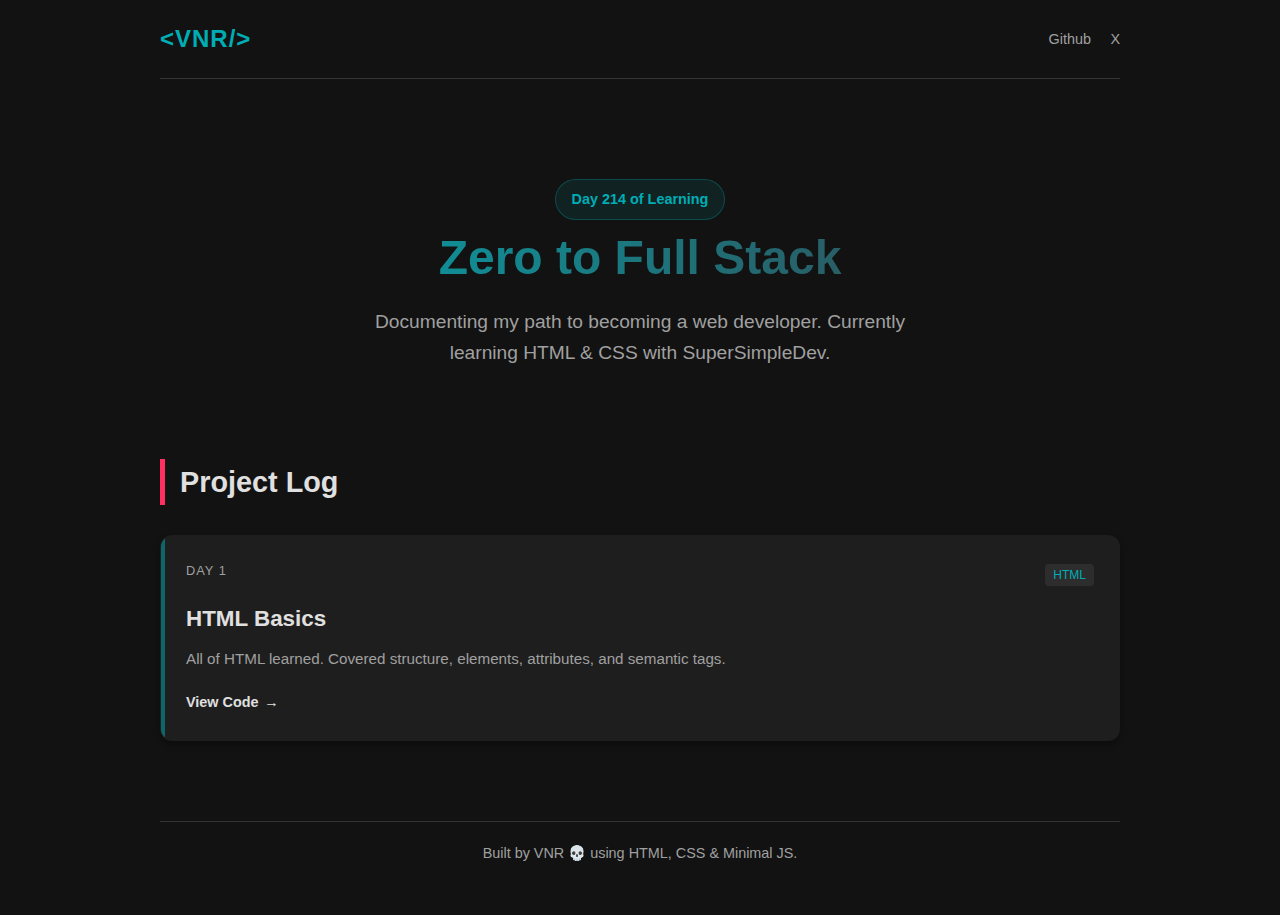
<file: index.html>
<!DOCTYPE html>
<html lang="en">
<head>
    <meta charset="UTF-8">
    <meta name="viewport" content="width=device-width, initial-scale=1.0">
    <title>VNR</title>
    <link rel="stylesheet" href="style.css">
</head>
<body>

    <div class="container">
        <!-- HEADER -->
        <header>
            <div class="logo">&lt;VNR/&gt;</div>
            <nav class="social-links">
                <!-- Replace # with your real links later -->
                <a href="https://github.com/vnr610" target="_blank">Github</a>
                <a href="https://x.com/vnr61055546" target="_blank">X</a>
            </nav>
        </header>

        <!-- HERO -->
        <section class="hero">
            <span class="status-badge" id="days-count">Day 1</span>
            <h1>Zero to Full Stack</h1>
            <p>Documenting my path to becoming a web developer. Currently learning HTML & CSS with SuperSimpleDev.</p>
        </section>

        <!-- TIMELINE GRID -->
        <h2 class="timeline-title">Project Log</h2>
        
        <div class="journey-grid" id="journey-grid">

            <!-- DAY 1: Start -->
            <article class="card">
                <div class="card-header">
                    <span class="day-tag">Day 1</span>
                    <div class="tech-stack">
                        <span>HTML</span>
                    </div>
                </div>
                <h3>HTML Basics</h3>
                <p>All of HTML learned. Covered structure, elements, attributes, and semantic tags.</p>
                <a href="#" class="card-link">View Code</a>
            </article>

            <!-- TEMPLATE CARD (Copy this to add more days!) -->
            <!-- 
            <article class="card">
                <div class="card-header">
                    <span class="day-tag">Day X</span>
                    <div class="tech-stack">
                        <span>Tech</span>
                    </div>
                </div>
                <h3>Title</h3>
                <p>Description</p>
                <a href="#" class="card-link">Link</a>
            </article> 
            -->

        </div>

        <!-- Load More Button -->
        <div class="load-more-container">
            <button id="load-more-btn" class="load-more-btn">Load More</button>
        </div>

        <footer>
            <p>Built by VNR 💀 using HTML, CSS & Minimal JS.</p>
        </footer>
    </div>

    <!-- JAVASCRIPT -->
    <script>
        // 1. Days Calculation
        const startDate = new Date('2025-12-22'); // CHANGE THIS TO YOUR START DATE
        const today = new Date();
        const timeDiff = today - startDate;
        const daysDiff = Math.floor(timeDiff / (1000 * 60 * 60 * 24));

        const dayCountElement = document.getElementById('days-count');
        if (daysDiff > 0) {
            dayCountElement.textContent = `Day ${daysDiff} of Learning`;
        } else {
            dayCountElement.textContent = "Day 1 of Learning";
        }

        // 2. Load More Logic
        const grid = document.getElementById('journey-grid');
        const loadBtn = document.getElementById('load-more-btn');
        const VISIBLE_LIMIT = 6;
        
        // Get all cards
        const allCards = grid.querySelectorAll('.card');

        // Logic to hide extra cards initially
        if (allCards.length > VISIBLE_LIMIT) {
            // Show the button
            loadBtn.style.display = 'inline-block';

            // Hide cards beyond the limit
            allCards.forEach((card, index) => {
                if (index >= VISIBLE_LIMIT) {
                    card.classList.add('hidden');
                }
            });
        }

        // Click handler for Load More
        loadBtn.addEventListener('click', () => {
            // Show all hidden cards
            const hiddenCards = grid.querySelectorAll('.card.hidden');
            hiddenCards.forEach(card => {
                card.classList.remove('hidden');
                // Optional: Add a little fade-in animation via JS or CSS class
                card.style.animation = 'fadeIn 0.5s ease-in'; 
            });

            // Hide the button after loading
            loadBtn.style.display = 'none';
        });

        console.log("Welcome to VNR Journey Site!");
    </script>
</body>
</html>
</file>
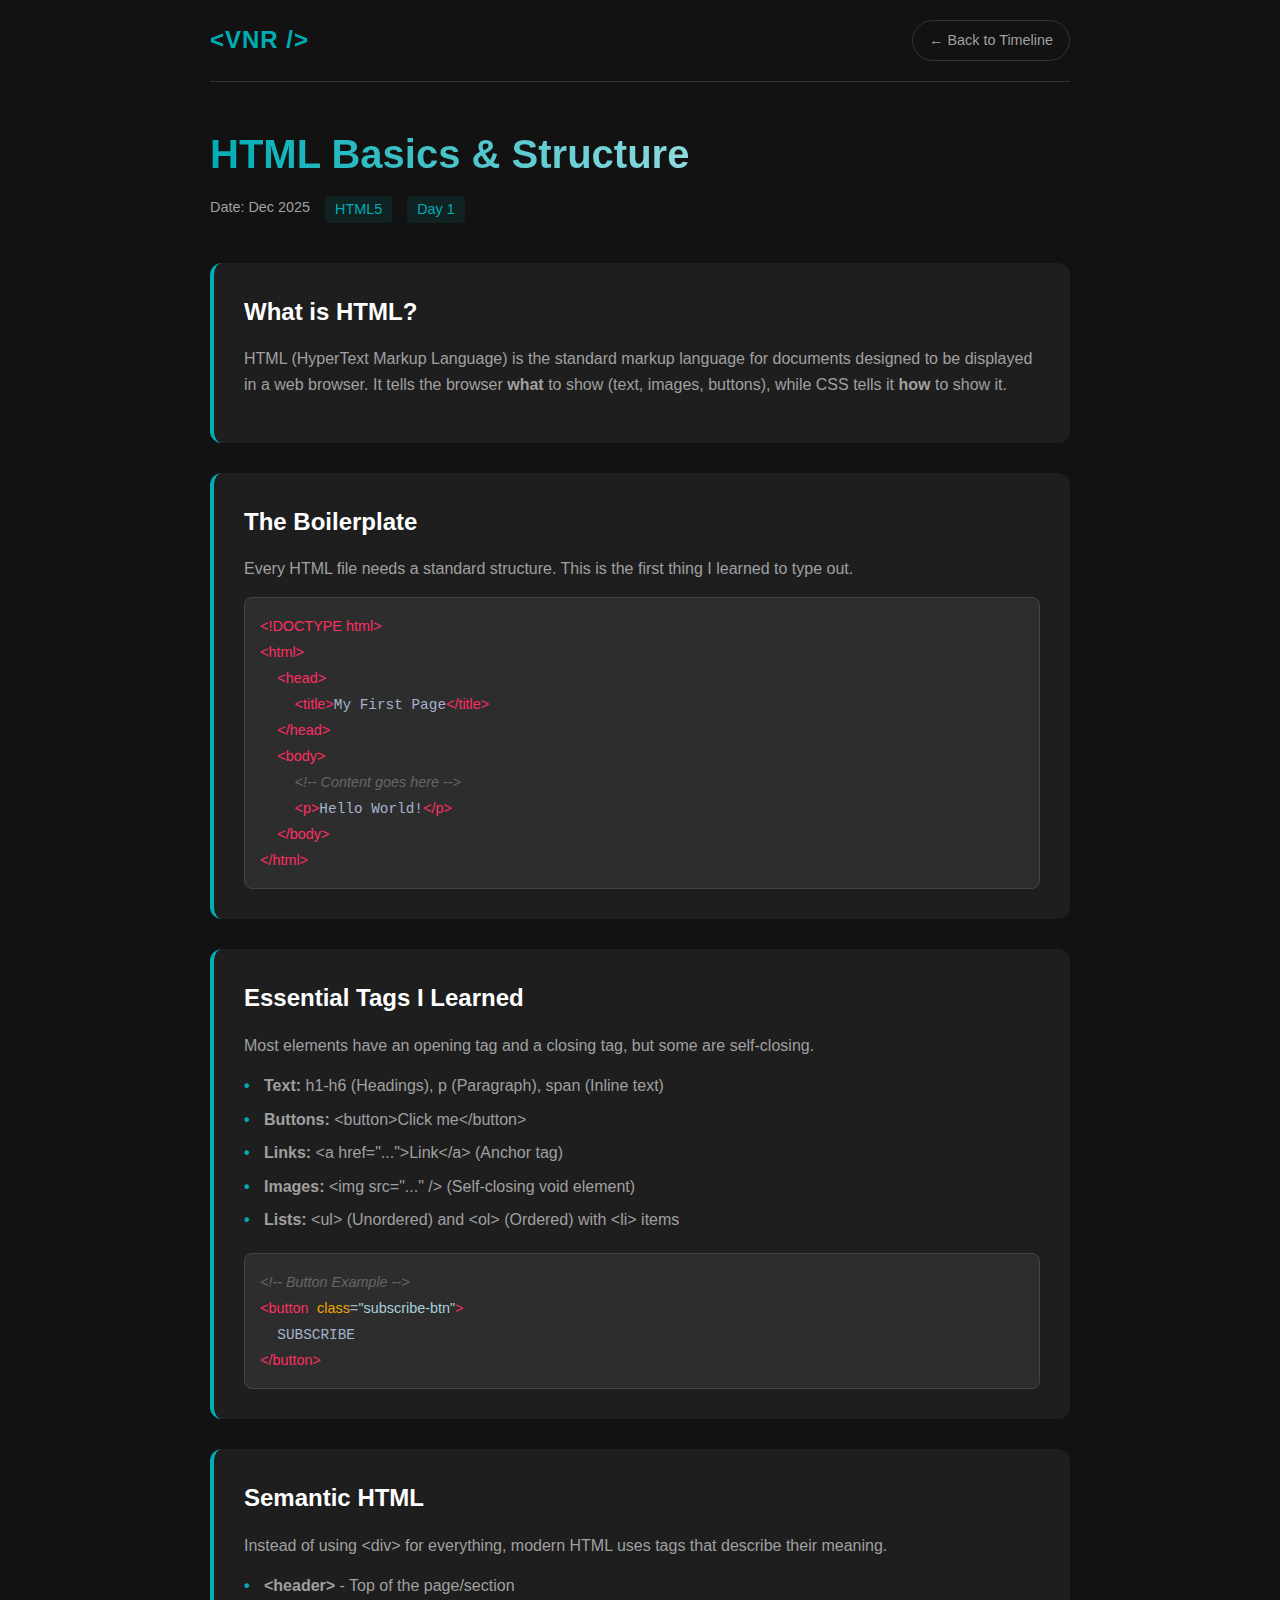
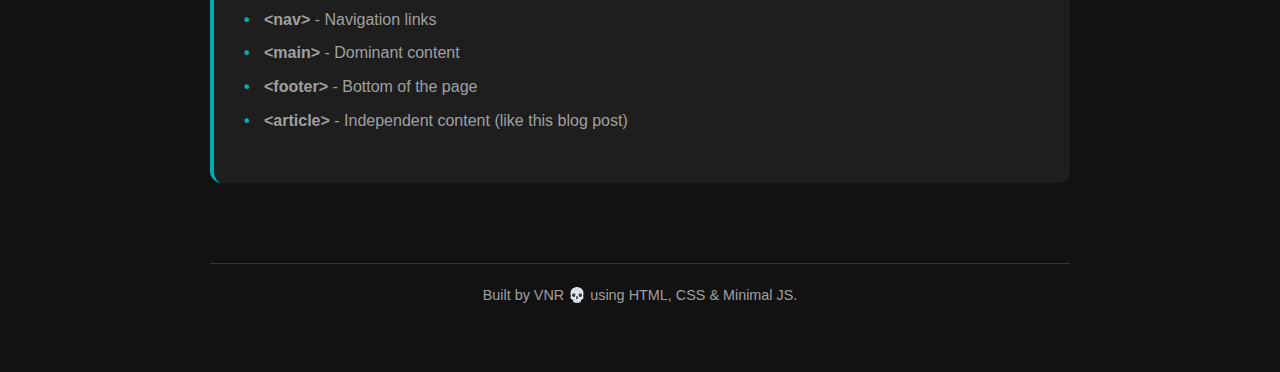
<file: Day 1/day1.html>
<!DOCTYPE html>
<html lang="en">

<head>
    <meta charset="UTF-8">
    <meta name="viewport" content="width=device-width, initial-scale=1.0">
    <title>Day 1: HTML Basics - VNR Journey</title>
    <link rel="stylesheet" href="../style.css">
    <link rel="stylesheet" href="../web_dev_journey.css">
</head>

<body>

    <div class="container">
        <!-- HEADER -->
        <header>
            <div class="logo">&lt;VNR /&gt;</div>
            <!-- Link back to your main file -->
            <a href="../index.html" class="back-btn">← Back to Timeline</a>
        </header>

        <!-- TITLE -->
        <h1 class="page-title">HTML Basics & Structure</h1>
        <div class="meta-info">
            <span>Date: Dec 2025</span>
            <span class="tag">HTML5</span>
            <span class="tag">Day 1</span>
        </div>

        <!-- INTRO -->
        <section>
            <h2>What is HTML?</h2>
            <p>HTML (HyperText Markup Language) is the standard markup language for documents designed to be displayed
                in a web browser. It tells the browser <strong>what</strong> to show (text, images, buttons), while CSS
                tells it <strong>how</strong> to show it.</p>
        </section>

        <!-- BOILERPLATE -->
        <section>
            <h2>The Boilerplate</h2>
            <p>Every HTML file needs a standard structure. This is the first thing I learned to type out.</p>
            <pre><code><span class="tag-name">&lt;!DOCTYPE html&gt;</span>
<span class="tag-name">&lt;html&gt;</span>
  <span class="tag-name">&lt;head&gt;</span>
    <span class="tag-name">&lt;title&gt;</span>My First Page<span class="tag-name">&lt;/title&gt;</span>
  <span class="tag-name">&lt;/head&gt;</span>
  <span class="tag-name">&lt;body&gt;</span>
    <span class="comment">&lt;!-- Content goes here --&gt;</span>
    <span class="tag-name">&lt;p&gt;</span>Hello World!<span class="tag-name">&lt;/p&gt;</span>
  <span class="tag-name">&lt;/body&gt;</span>
<span class="tag-name">&lt;/html&gt;</span></code></pre>
        </section>

        <!-- COMMON TAGS -->
        <section>
            <h2>Essential Tags I Learned</h2>
            <p>Most elements have an opening tag and a closing tag, but some are self-closing.</p>

            <ul>
                <li><strong>Text:</strong> h1-h6 (Headings), p (Paragraph), span (Inline text)</li>
                <li><strong>Buttons:</strong> &lt;button&gt;Click me&lt;/button&gt;</li>
                <li><strong>Links:</strong> &lt;a href="..."&gt;Link&lt;/a&gt; (Anchor tag)</li>
                <li><strong>Images:</strong> &lt;img src="..." /&gt; (Self-closing void element)</li>
                <li><strong>Lists:</strong> &lt;ul&gt; (Unordered) and &lt;ol&gt; (Ordered) with &lt;li&gt; items</li>
            </ul>

            <pre><code><span class="comment">&lt;!-- Button Example --&gt;</span>
<span class="tag-name">&lt;button</span> <span class="attr">class</span>=<span class="val">"subscribe-btn"</span><span class="tag-name">&gt;</span>
  SUBSCRIBE
<span class="tag-name">&lt;/button&gt;</span></code></pre>
        </section>

        <!-- SEMANTICS -->
        <section>
            <h2>Semantic HTML</h2>
            <p>Instead of using &lt;div&gt; for everything, modern HTML uses tags that describe their meaning.</p>
            <ul>
                <li><strong>&lt;header&gt;</strong> - Top of the page/section</li>
                <li><strong>&lt;nav&gt;</strong> - Navigation links</li>
                <li><strong>&lt;main&gt;</strong> - Dominant content</li>
                <li><strong>&lt;footer&gt;</strong> - Bottom of the page</li>
                <li><strong>&lt;article&gt;</strong> - Independent content (like this blog post)</li>
            </ul>
        </section>
        <!-- FOOTER ADDED -->
        <footer>
            <p>Built by VNR 💀 using HTML, CSS & Minimal JS.</p>
        </footer>

    </div>
    <!-- JAVASCRIPT FOR DATE -->
    <script>
        // Get current date
        const now = new Date();
        const options = { year: 'numeric', month: 'short', day: 'numeric' };

        // Format: Dec 22, 2025
        document.getElementById('dynamic-date').textContent = now.toLocaleDateString('en-US', options);
    </script>
</body>

</html>
</file>
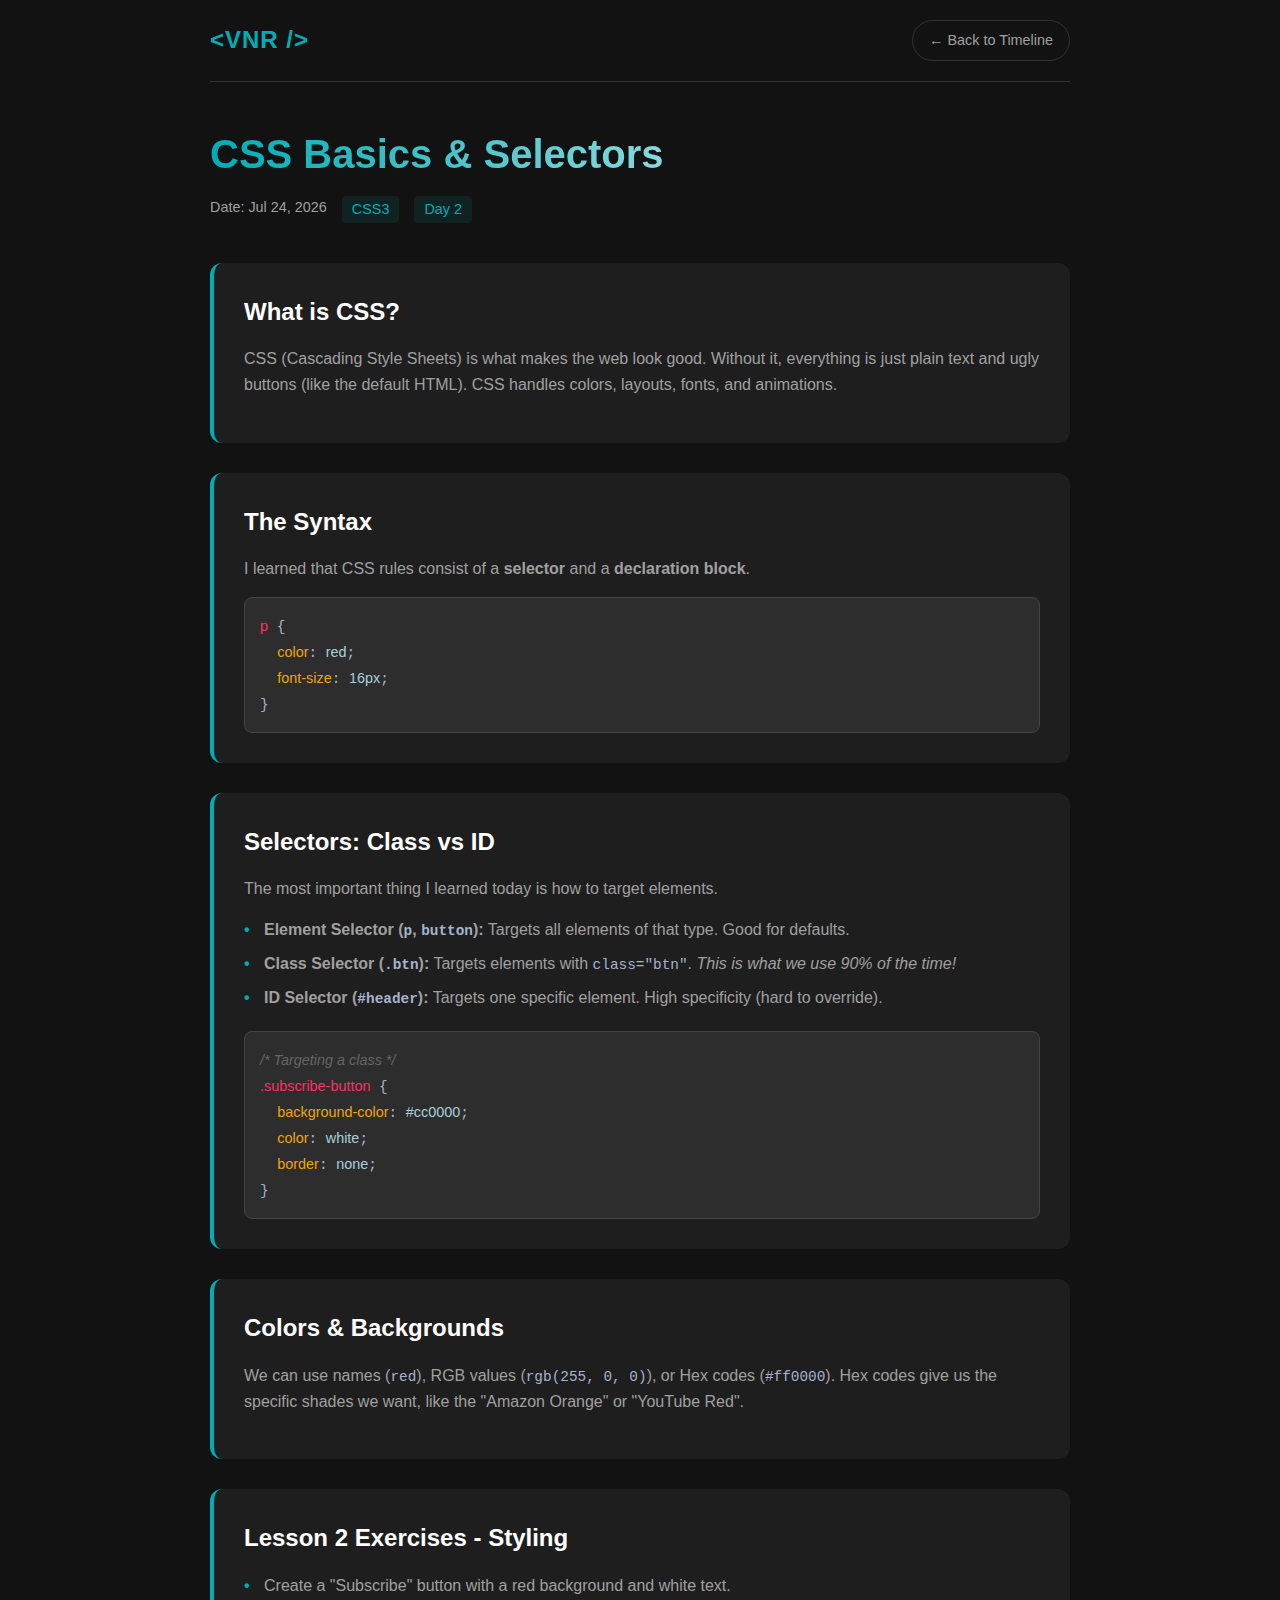
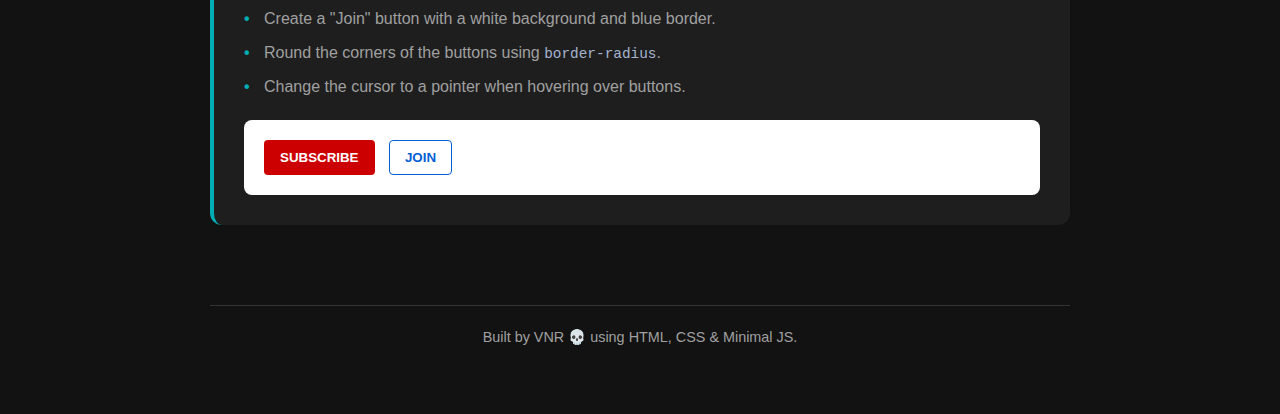
<file: Day2/post1.html>
<!DOCTYPE html>
<html lang="en">

<head>
  <meta charset="UTF-8">
  <meta name="viewport" content="width=device-width, initial-scale=1.0">
  <title>Day 2: CSS Basics - VNR Journey</title>
  <!-- Keeping your folder structure links -->
  <link rel="stylesheet" href="../Style/style.css">
  <link rel="stylesheet" href="../Style/web_dev_journey.css">
</head>

<body>
  <div class="container">
    <!-- HEADER -->
    <header>
      <div class="logo">&lt;VNR /&gt;</div>
      <!-- Link back to your main file -->
      <a href="../index.html" class="back-btn">← Back to Timeline</a>
    </header>

    <!-- TITLE -->
    <h1 class="page-title">CSS Basics & Selectors</h1>
    <div class="meta-info">
      <!-- Dynamic Date Span -->
      <span>Date: <span id="dynamic-date">...</span></span>
      <span class="tag">CSS3</span>
      <span class="tag">Day 2</span>
    </div>

    <!-- INTRO -->
    <section>
      <h2>What is CSS?</h2>
      <p>CSS (Cascading Style Sheets) is what makes the web look good. Without it, everything is just plain text and ugly buttons (like the default HTML). CSS handles colors, layouts, fonts, and animations.</p>
    </section>

    <!-- SYNTAX -->
    <section>
      <h2>The Syntax</h2>
      <p>I learned that CSS rules consist of a <strong>selector</strong> and a <strong>declaration block</strong>.</p>
      <pre><code><span class="tag-name">p</span> {
  <span class="attr">color</span>: <span class="val">red</span>;
  <span class="attr">font-size</span>: <span class="val">16px</span>;
}</code></pre>
    </section>

    <!-- SELECTORS -->
    <section>
      <h2>Selectors: Class vs ID</h2>
      <p>The most important thing I learned today is how to target elements.</p>
      <ul>
        <li><strong>Element Selector (<code>p</code>, <code>button</code>):</strong> Targets all elements of that type. Good for defaults.</li>
        <li><strong>Class Selector (<code>.btn</code>):</strong> Targets elements with <code>class="btn"</code>. <em>This is what we use 90% of the time!</em></li>
        <li><strong>ID Selector (<code>#header</code>):</strong> Targets one specific element. High specificity (hard to override).</li>
      </ul>

      <pre><code><span class="comment">/* Targeting a class */</span>
<span class="tag-name">.subscribe-button</span> {
  <span class="attr">background-color</span>: <span class="val">#cc0000</span>;
  <span class="attr">color</span>: <span class="val">white</span>;
  <span class="attr">border</span>: <span class="val">none</span>;
}</code></pre>
    </section>

    <!-- COLORS -->
    <section>
      <h2>Colors & Backgrounds</h2>
      
      <p>We can use names (<code>red</code>), RGB values (<code>rgb(255, 0, 0)</code>), or Hex codes (<code>#ff0000</code>). Hex codes give us the specific shades we want, like the "Amazon Orange" or "YouTube Red".</p>
    </section>

    <!-- EXERCISES -->
    <section>
      <h2>Lesson 2 Exercises - Styling</h2>
      <ul>
        <li>Create a "Subscribe" button with a red background and white text.</li>
        <li>Create a "Join" button with a white background and blue border.</li>
        <li>Round the corners of the buttons using <code>border-radius</code>.</li>
        <li>Change the cursor to a pointer when hovering over buttons.</li>
      </ul>

      <div style="margin-top: 20px; padding: 20px; background: #fff; border-radius: 8px;">
        <!-- Exercise output visualization -->
        <button style="background-color: #cc0000; color: white; padding: 10px 16px; border: none; border-radius: 4px; cursor: pointer; margin-right: 10px; font-weight: bold;">SUBSCRIBE</button>
        
        <button style="background-color: white; color: #065fd4; padding: 9px 15px; border: 1px solid #065fd4; border-radius: 4px; cursor: pointer; font-weight: bold;">JOIN</button>
      </div>
    </section>

    <!-- FOOTER -->
    <footer>
      <p>Built by VNR 💀 using HTML, CSS & Minimal JS.</p>
    </footer>

  </div>

  <!-- JAVASCRIPT FOR DATE -->
  <script>
    const now = new Date();
    const options = { year: 'numeric', month: 'short', day: 'numeric' };
    document.getElementById('dynamic-date').textContent = now.toLocaleDateString('en-US', options);
  </script>
</body>

</html>
</file>
<file: Style/web_dev_journey.css>
:root {
            --bg-color: #121212;
            --card-bg: #1e1e1e;
            --text-main: #e0e0e0;
            --text-secondary: #a0a0a0;
            --accent-primary: #00adb5;
            --accent-secondary: #ff2e63;
            --code-bg: #2d2d2d;
            --border-radius: 12px;
        }

        * {
            margin: 0;
            padding: 0;
            box-sizing: border-box;
            font-family: 'Segoe UI', Tahoma, Geneva, Verdana, sans-serif;
        }

        /* --- CUSTOM SCROLLBAR --- */
        ::-webkit-scrollbar { width: 12px; }
        ::-webkit-scrollbar-track { background: var(--bg-color); }
        ::-webkit-scrollbar-thumb {
            background-color: #333;
            border-radius: 6px;
            border: 3px solid var(--bg-color);
        }
        ::-webkit-scrollbar-thumb:hover { background-color: var(--accent-primary); }

        body {
            background-color: var(--bg-color);
            color: var(--text-main);
            line-height: 1.6;
            padding-bottom: 50px;
        }

        .container {
            max-width: 900px; /* Slightly narrower for reading */
            margin: 0 auto;
            padding: 0 20px;
        }

        a { text-decoration: none; color: inherit; }

        /* --- HEADER --- */
        header {
            display: flex;
            justify-content: space-between;
            align-items: center;
            padding: 20px 0;
            margin-bottom: 40px;
            border-bottom: 1px solid #333;
        }

        .logo {
            font-size: 1.5rem;
            font-weight: bold;
            color: var(--accent-primary);
            letter-spacing: 1px;
        }

        .back-btn {
            font-size: 0.9rem;
            color: var(--text-secondary);
            border: 1px solid #333;
            padding: 8px 16px;
            border-radius: 50px;
            transition: 0.3s;
        }

        .back-btn:hover {
            border-color: var(--accent-primary);
            color: var(--accent-primary);
        }

        /* --- CONTENT STYLES --- */
        .page-title {
            margin-bottom: 10px;
            font-size: 2.5rem;
            background: linear-gradient(90deg, var(--accent-primary), #fff);
            -webkit-background-clip: text;
            -webkit-text-fill-color: transparent;
        }

        .meta-info {
            color: var(--text-secondary);
            margin-bottom: 40px;
            display: flex;
            gap: 15px;
            font-size: 0.9rem;
        }

        .tag {
            background: rgba(0, 173, 181, 0.1);
            color: var(--accent-primary);
            padding: 2px 10px;
            border-radius: 4px;
        }

        section {
            background-color: var(--card-bg);
            padding: 30px;
            border-radius: var(--border-radius);
            margin-bottom: 30px;
            border-left: 4px solid var(--accent-primary);
        }

        h2 {
            margin-bottom: 15px;
            color: #fff;
            font-size: 1.5rem;
        }

        p {
            margin-bottom: 15px;
            color: var(--text-secondary);
        }

        ul {
            list-style: none;
            margin-bottom: 20px;
        }

        ul li {
            margin-bottom: 8px;
            color: var(--text-secondary);
            padding-left: 20px;
            position: relative;
        }

        ul li::before {
            content: '•';
            color: var(--accent-primary);
            position: absolute;
            left: 0;
            font-weight: bold;
        }

        /* --- CODE BLOCKS --- */
        pre {
            background-color: var(--code-bg);
            padding: 15px;
            border-radius: 8px;
            overflow-x: auto;
            margin-top: 15px;
            border: 1px solid #444;
        }

        code {
            font-family: 'Consolas', 'Courier New', monospace;
            color: #a5b3ce;
            font-size: 0.9rem;
        }

        /* Simple syntax highlighting colors */
        .tag-name { color: var(--accent-secondary); }
        .attr { color: #f0a500; }
        .val { color: #a8d0db; }
        .comment { color: #666; font-style: italic; }

        /* --- FOOTER --- */
        footer {
            text-align: center;
            margin-top: 80px;
            color: var(--text-secondary);
            font-size: 0.9rem;
            border-top: 1px solid #333;
            padding-top: 20px;
        }

        /* --- PRODUCT CARD --- */
        .product {
            background-color: var(--card-bg);
            padding: 20px;
            border-radius: var(--border-radius);
            margin-bottom: 30px;
            border-left: 4px solid var(--accent-primary);
        }
</file>
<file: style.css>
/* --- CSS VARIABLES & RESET --- */
        :root {
            --bg-color: #121212;
            --card-bg: #1e1e1e;
            --text-main: #e0e0e0;
            --text-secondary: #a0a0a0;
            --accent-primary: #00adb5; /* Teal/Cyan */
            --accent-secondary: #ff2e63; /* Pink/Red for highlights */
            --border-radius: 12px;
            --transition: all 0.3s cubic-bezier(0.25, 0.8, 0.25, 1);
        }

        * {
            margin: 0;
            padding: 0;
            box-sizing: border-box;
            font-family: 'Segoe UI', Tahoma, Geneva, Verdana, sans-serif;
        }

        /* --- CUSTOM SCROLLBAR --- */
        /* Works on Chrome, Edge, and Safari */
        ::-webkit-scrollbar {
            width: 12px;
        }

        ::-webkit-scrollbar-track {
            background: var(--bg-color);
        }

        ::-webkit-scrollbar-thumb {
            background-color: #333;
            border-radius: 6px;
            border: 3px solid var(--bg-color); /* Creates padding effect */
        }

        ::-webkit-scrollbar-thumb:hover {
            background-color: var(--accent-primary);
        }

        body {
            background-color: var(--bg-color);
            color: var(--text-main);
            line-height: 1.6;
            padding-bottom: 50px;
        }

        /* --- LAYOUT UTILITIES --- */
        .container {
            max-width: 1000px;
            margin: 0 auto;
            padding: 0 20px;
        }

        a { text-decoration: none; color: inherit; }
        ul { list-style: none; }

        /* --- HEADER (Reverted to standard) --- */
        header {
            display: flex;
            justify-content: space-between;
            align-items: center;
            padding: 20px 0;
            margin-bottom: 40px;
            border-bottom: 1px solid #333;
        }

        .logo {
            font-size: 1.5rem;
            font-weight: bold;
            color: var(--accent-primary);
            letter-spacing: 1px;
        }

        .social-links a {
            margin-left: 15px;
            font-size: 0.9rem;
            color: var(--text-secondary);
            transition: var(--transition);
        }

        .social-links a:hover {
            color: var(--accent-primary);
        }

        /* --- HERO SECTION --- */
        .hero {
            text-align: center;
            padding: 60px 0;
            animation: fadeIn 1s ease-in;
        }

        .hero h1 {
            font-size: 3rem;
            margin-bottom: 10px;
            background: linear-gradient(90deg, var(--accent-primary), #393e46);
            -webkit-background-clip: text;
            -webkit-text-fill-color: transparent;
        }

        .hero p {
            font-size: 1.2rem;
            color: var(--text-secondary);
            max-width: 600px;
            margin: 0 auto 30px auto;
        }

        .hero .status-badge {
            display: inline-block;
            background: rgba(0, 173, 181, 0.1);
            color: var(--accent-primary);
            padding: 8px 16px;
            border-radius: 50px;
            font-size: 0.9rem;
            font-weight: 600;
            border: 1px solid rgba(0, 173, 181, 0.3);
        }

        /* --- JOURNEY GRID --- */
        .timeline-title {
            margin-bottom: 30px;
            font-size: 1.8rem;
            border-left: 5px solid var(--accent-secondary);
            padding-left: 15px;
        }

        .journey-grid {
            display: grid;
            grid-template-columns: repeat(auto-fit, minmax(300px, 1fr));
            gap: 25px;
            margin-bottom: 30px;
        }

        /* --- CARD STYLES --- */
        .card {
            background-color: var(--card-bg);
            border-radius: var(--border-radius);
            padding: 25px;
            position: relative;
            overflow: hidden;
            border: 1px solid transparent;
            transition: var(--transition);
            box-shadow: 0 4px 6px rgba(0,0,0,0.3);
            display: flex;
            flex-direction: column;
            justify-content: space-between;
        }

        /* Hidden class for Load More logic */
        .card.hidden {
            display: none;
        }

        /* COOL HOVER EFFECT: Lift & Glow */
        .card:hover {
            transform: translateY(-8px);
            border-color: var(--accent-primary);
            box-shadow: 0 12px 20px rgba(0, 173, 181, 0.15);
        }

        .card::before {
            content: '';
            position: absolute;
            top: 0;
            left: 0;
            width: 4px;
            height: 100%;
            background-color: var(--accent-primary);
            opacity: 0.5;
        }

        .card-header {
            display: flex;
            justify-content: space-between;
            align-items: flex-start;
            margin-bottom: 15px;
        }

        .day-tag {
            font-size: 0.8rem;
            text-transform: uppercase;
            letter-spacing: 1px;
            color: var(--text-secondary);
        }

        .tech-stack span {
            font-size: 0.75rem;
            background: #2d2d2d;
            padding: 4px 8px;
            border-radius: 4px;
            margin-left: 5px;
            color: var(--accent-primary);
        }

        .card h3 {
            font-size: 1.4rem;
            margin-bottom: 10px;
        }

        .card p {
            color: var(--text-secondary);
            font-size: 0.95rem;
            margin-bottom: 20px;
        }

        /* Hover Reveal Button */
        .card-link {
            align-self: flex-start;
            color: var(--text-main);
            font-weight: bold;
            font-size: 0.9rem;
            position: relative;
            padding-right: 20px;
            transition: var(--transition);
        }

        .card-link::after {
            content: '→';
            position: absolute;
            right: 0;
            transition: var(--transition);
        }

        .card-link:hover {
            color: var(--accent-secondary);
        }

        .card-link:hover::after {
            right: -5px;
        }

        /* Load More Button */
        .load-more-container {
            text-align: center;
            margin-top: 20px;
        }

        .load-more-btn {
            background-color: transparent;
            color: var(--accent-primary);
            border: 1px solid var(--accent-primary);
            padding: 10px 25px;
            font-size: 1rem;
            border-radius: 50px;
            cursor: pointer;
            transition: var(--transition);
            display: none; /* Hidden by default via CSS, toggled by JS */
        }

        .load-more-btn:hover {
            background-color: var(--accent-primary);
            color: #fff;
        }

        /* --- FOOTER --- */
        footer {
            text-align: center;
            margin-top: 80px;
            color: var(--text-secondary);
            font-size: 0.9rem;
            border-top: 1px solid #333;
            padding-top: 20px;
        }

        /* --- ANIMATIONS --- */
        @keyframes fadeIn {
            from { opacity: 0; transform: translateY(20px); }
            to { opacity: 1; transform: translateY(0); }
        }

        /* RESPONSIVE */
        @media (max-width: 600px) {
            .hero h1 { font-size: 2.2rem; }
            .journey-grid { grid-template-columns: 1fr; }
        }
</file>
<file: web_dev_journey.css>
/* --- CSS VARIABLES & RESET (Same as Main Site) --- */
:root {
    --bg-color: #121212;
    --card-bg: #1e1e1e;
    --text-main: #e0e0e0;
    --text-secondary: #a0a0a0;
    --accent-primary: #00adb5;
    --accent-secondary: #ff2e63;
    --code-bg: #2d2d2d;
    --border-radius: 12px;
}


* {
    margin: 0;
    padding: 0;
    box-sizing: border-box;
    font-family: 'Segoe UI', Tahoma, Geneva, Verdana, sans-serif;
}


/* --- CUSTOM SCROLLBAR --- */
::-webkit-scrollbar {
    width: 12px;
}

::-webkit-scrollbar-track {
    background: var(--bg-color);
}

::-webkit-scrollbar-thumb {
    background-color: #333;
    border-radius: 6px;
    border: 3px solid var(--bg-color);
}

::-webkit-scrollbar-thumb:hover {
    background-color: var(--accent-primary);
}


body {
    background-color: var(--bg-color);
    color: var(--text-main);
    line-height: 1.6;
    padding-bottom: 50px;
}


.container {
    max-width: 900px;
    /* Slightly narrower for reading */
    margin: 0 auto;
    padding: 0 20px;
}


a {
    text-decoration: none;
    color: inherit;
}


/* --- HEADER --- */
header {
    display: flex;
    justify-content: space-between;
    align-items: center;
    padding: 20px 0;
    margin-bottom: 40px;
    border-bottom: 1px solid #333;
}


.logo {
    font-size: 1.5rem;
    font-weight: bold;
    color: var(--accent-primary);
    letter-spacing: 1px;
}


.back-btn {
    font-size: 0.9rem;
    color: var(--text-secondary);
    border: 1px solid #333;
    padding: 8px 16px;
    border-radius: 50px;
    transition: 0.3s;
}


.back-btn:hover {
    border-color: var(--accent-primary);
    color: var(--accent-primary);
}


/* --- CONTENT STYLES --- */
.page-title {
    margin-bottom: 10px;
    font-size: 2.5rem;
    background: linear-gradient(90deg, var(--accent-primary), #fff);
    -webkit-background-clip: text;
    -webkit-text-fill-color: transparent;
}


.meta-info {
    color: var(--text-secondary);
    margin-bottom: 40px;
    display: flex;
    gap: 15px;
    font-size: 0.9rem;
}


.tag {
    background: rgba(0, 173, 181, 0.1);
    color: var(--accent-primary);
    padding: 2px 10px;
    border-radius: 4px;
}


section {
    background-color: var(--card-bg);
    padding: 30px;
    border-radius: var(--border-radius);
    margin-bottom: 30px;
    border-left: 4px solid var(--accent-primary);
}


h2 {
    margin-bottom: 15px;
    color: #fff;
    font-size: 1.5rem;
}


p {
    margin-bottom: 15px;
    color: var(--text-secondary);
}


ul {
    list-style: none;
    margin-bottom: 20px;
}


ul li {
    margin-bottom: 8px;
    color: var(--text-secondary);
    padding-left: 20px;
    position: relative;
}


ul li::before {
    content: '•';
    color: var(--accent-primary);
    position: absolute;
    left: 0;
    font-weight: bold;
}


/* --- CODE BLOCKS --- */
pre {
    background-color: var(--code-bg);
    padding: 15px;
    border-radius: 8px;
    overflow-x: auto;
    margin-top: 15px;
    border: 1px solid #444;
}


code {
    font-family: 'Consolas', 'Courier New', monospace;
    color: #a5b3ce;
    font-size: 0.9rem;
}


/* Simple syntax highlighting colors */
.tag-name {
    color: var(--accent-secondary);
}

.attr {
    color: #f0a500;
}

.val {
    color: #a8d0db;
}

.comment {
    color: #666;
    font-style: italic;
}
</file>
<file: Style/style.css>
/* --- CSS VARIABLES & RESET --- */
        :root {
            --bg-color: #121212;
            --card-bg: #1e1e1e;
            --text-main: #e0e0e0;
            --text-secondary: #a0a0a0;
            --accent-primary: #00adb5; /* Teal/Cyan */
            --accent-secondary: #ff2e63; /* Pink/Red for highlights */
            --border-radius: 12px;
            --transition: all 0.3s cubic-bezier(0.25, 0.8, 0.25, 1);
        }

        * {
            margin: 0;
            padding: 0;
            box-sizing: border-box;
            font-family: 'Segoe UI', Tahoma, Geneva, Verdana, sans-serif;
        }

        /* --- CUSTOM SCROLLBAR --- */
        /* Works on Chrome, Edge, and Safari */
        ::-webkit-scrollbar {
            width: 12px;
        }

        ::-webkit-scrollbar-track {
            background: var(--bg-color);
        }

        ::-webkit-scrollbar-thumb {
            background-color: #333;
            border-radius: 6px;
            border: 3px solid var(--bg-color); /* Creates padding effect */
        }

        ::-webkit-scrollbar-thumb:hover {
            background-color: var(--accent-primary);
        }

        body {
            background-color: var(--bg-color);
            color: var(--text-main);
            line-height: 1.6;
            padding-bottom: 50px;
        }

        /* --- LAYOUT UTILITIES --- */
        .container {
            max-width: 1000px;
            margin: 0 auto;
            padding: 0 20px;
        }

        a { text-decoration: none; color: inherit; }
        ul { list-style: none; }

        /* --- HEADER (Reverted to standard) --- */
        header {
            display: flex;
            justify-content: space-between;
            align-items: center;
            padding: 20px 0;
            margin-bottom: 40px;
            border-bottom: 1px solid #333;
        }

        .logo {
            font-size: 1.5rem;
            font-weight: bold;
            color: var(--accent-primary);
            letter-spacing: 1px;
        }

        .social-links a {
            margin-left: 15px;
            font-size: 0.9rem;
            color: var(--text-secondary);
            transition: var(--transition);
        }

        .social-links a:hover {
            color: var(--accent-primary);
        }

        /* --- HERO SECTION --- */
        .hero {
            text-align: center;
            padding: 60px 0;
            animation: fadeIn 1s ease-in;
        }

        .hero h1 {
            font-size: 3rem;
            margin-bottom: 10px;
            background: linear-gradient(90deg, var(--accent-primary), #393e46);
            -webkit-background-clip: text;
            -webkit-text-fill-color: transparent;
        }

        .hero p {
            font-size: 1.2rem;
            color: var(--text-secondary);
            max-width: 600px;
            margin: 0 auto 30px auto;
        }

        .hero .status-badge {
            display: inline-block;
            background: rgba(0, 173, 181, 0.1);
            color: var(--accent-primary);
            padding: 8px 16px;
            border-radius: 50px;
            font-size: 0.9rem;
            font-weight: 600;
            border: 1px solid rgba(0, 173, 181, 0.3);
        }

        /* --- JOURNEY GRID --- */
        .timeline-title {
            margin-bottom: 30px;
            font-size: 1.8rem;
            border-left: 5px solid var(--accent-secondary);
            padding-left: 15px;
        }

        .journey-grid {
            display: grid;
            grid-template-columns: repeat(auto-fit, minmax(300px, 1fr));
            gap: 25px;
            margin-bottom: 30px;
        }

        /* --- CARD STYLES --- */
        .card {
            background-color: var(--card-bg);
            border-radius: var(--border-radius);
            padding: 25px;
            position: relative;
            overflow: hidden;
            border: 1px solid transparent;
            transition: var(--transition);
            box-shadow: 0 4px 6px rgba(0,0,0,0.3);
            display: flex;
            flex-direction: column;
            justify-content: space-between;
        }

        /* Hidden class for Load More logic */
        .card.hidden {
            display: none;
        }

        /* COOL HOVER EFFECT: Lift & Glow */
        .card:hover {
            transform: translateY(-8px);
            border-color: var(--accent-primary);
            box-shadow: 0 12px 20px rgba(0, 173, 181, 0.15);
        }

        .card::before {
            content: '';
            position: absolute;
            top: 0;
            left: 0;
            width: 4px;
            height: 100%;
            background-color: var(--accent-primary);
            opacity: 0.5;
        }

        .card-header {
            display: flex;
            justify-content: space-between;
            align-items: flex-start;
            margin-bottom: 15px;
        }

        .day-tag {
            font-size: 0.8rem;
            text-transform: uppercase;
            letter-spacing: 1px;
            color: var(--text-secondary);
        }

        .tech-stack span {
            font-size: 0.75rem;
            background: #2d2d2d;
            padding: 4px 8px;
            border-radius: 4px;
            margin-left: 5px;
            color: var(--accent-primary);
        }

        .card h3 {
            font-size: 1.4rem;
            margin-bottom: 10px;
        }

        .card p {
            color: var(--text-secondary);
            font-size: 0.95rem;
            margin-bottom: 20px;
        }

        /* Hover Reveal Button */
        .card-link {
            align-self: flex-start;
            color: var(--text-main);
            font-weight: bold;
            font-size: 0.9rem;
            position: relative;
            padding-right: 20px;
            transition: var(--transition);
        }

        .card-link::after {
            content: '→';
            position: absolute;
            right: 0;
            transition: var(--transition);
        }

        .card-link:hover {
            color: var(--accent-secondary);
        }

        .card-link:hover::after {
            right: -5px;
        }

        /* Load More Button */
        .load-more-container {
            text-align: center;
            margin-top: 20px;
        }

        .load-more-btn {
            background-color: transparent;
            color: var(--accent-primary);
            border: 1px solid var(--accent-primary);
            padding: 10px 25px;
            font-size: 1rem;
            border-radius: 50px;
            cursor: pointer;
            transition: var(--transition);
            display: none; /* Hidden by default via CSS, toggled by JS */
        }

        .load-more-btn:hover {
            background-color: var(--accent-primary);
            color: #fff;
        }

        /* --- FOOTER --- */
        footer {
            text-align: center;
            margin-top: 80px;
            color: var(--text-secondary);
            font-size: 0.9rem;
            border-top: 1px solid #333;
            padding-top: 20px;
        }

        /* --- ANIMATIONS --- */
        @keyframes fadeIn {
            from { opacity: 0; transform: translateY(20px); }
            to { opacity: 1; transform: translateY(0); }
        }

        /* RESPONSIVE */
        @media (max-width: 600px) {
            .hero h1 { font-size: 2.2rem; }
            .journey-grid { grid-template-columns: 1fr; }
        }
</file>
